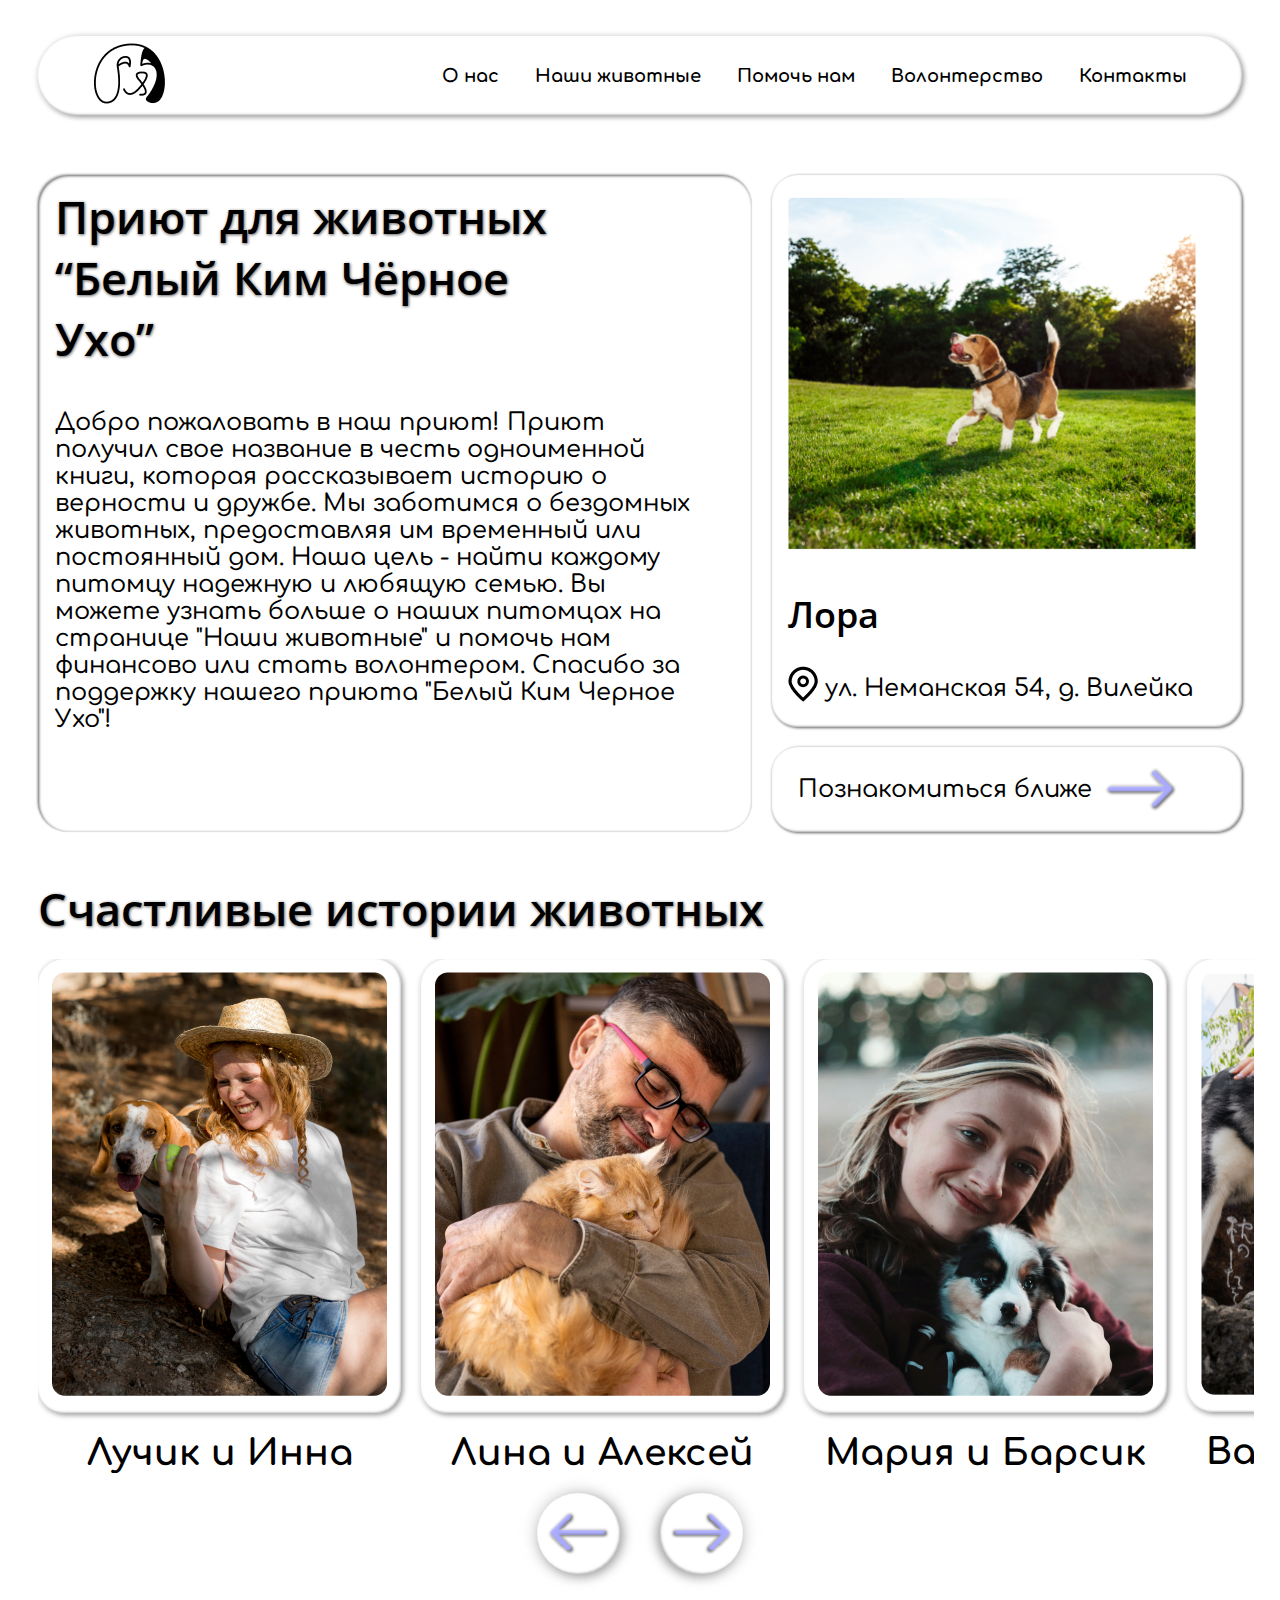
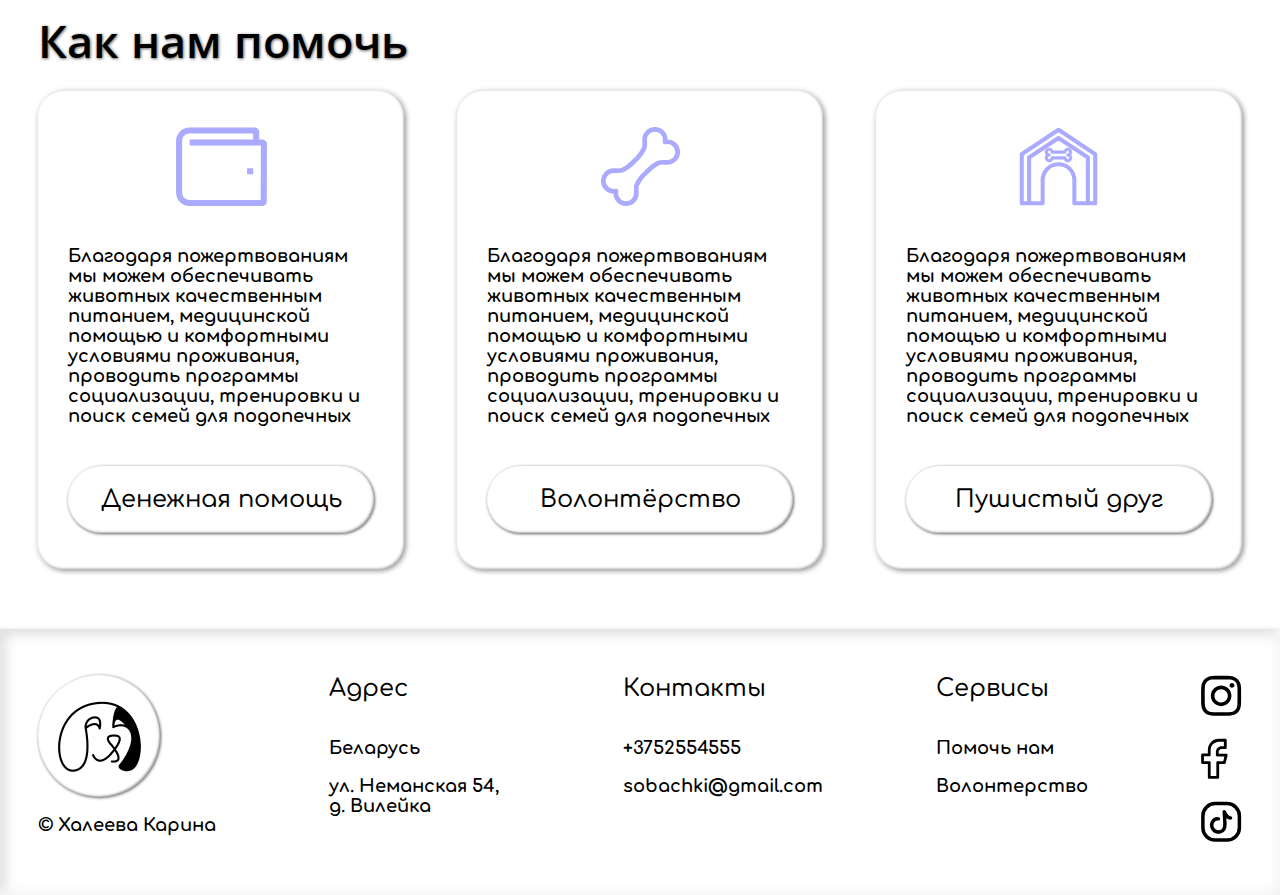
<file: index.html>
<!DOCTYPE html>
<html lang="ru">
<head>
    <meta charset="UTF-8">
    <meta name="viewport" content="width=device-width, initial-scale=1.0">
    <link rel="preconnect" href="https://fonts.googleapis.com">
    <link rel="preconnect" href="https://fonts.gstatic.com" crossorigin>
    <link href="https://fonts.googleapis.com/css2?family=Comfortaa:wght@300..700&display=swap" rel="stylesheet">
    <link rel="preconnect" href="https://fonts.googleapis.com">
    <link rel="preconnect" href="https://fonts.gstatic.com" crossorigin>
    <link href="https://fonts.googleapis.com/css2?family=Open+Sans:ital,wght@0,300..800;1,300..800&display=swap" rel="stylesheet">
    <link rel="stylesheet" href="style.css">
    <title>Главная</title>
</head>
<body>
    <header>
        <div class="container">
            <div class = "menu">
                <nav>
                    <a href="index.html" rel="noopener noreferrer">
                        <img class="logo header-logo" src="images/Логотип_приют_хедер.png" alt="логотип">
                    </a>
                    <div class="menu-burger">
                        <img src="images/menu-burger.svg" alt="menu-burger">
                    </div>
                    <ul class="menu-list">
                            <li class="menu-list__item"><a class="menu-list__link" href="#about-us">О нас</a></li>
                            <li class="menu-list__item"><a href="pets.html" class="menu-list__link">Наши животные</a></li>
                            <li class="menu-list__item"><a href="typical-money.html" class="menu-list__link">Помочь нам</a></li>
                            <li class="menu-list__item"><a href="typical-volonter.html" class="menu-list__link">Волонтерство</a></li>
                            <li class="menu-list__item"><a href="#contacts" class="menu-list__link">Контакты</a></li>
                    </ul>
                </nav>
            </div>
        </div>
    </header>
    <section class="about-us">
        <div class="container">
            <div class="about-us__section">
                <div class="about-us__info info">
                    <h1 class="heading about-us__heading">Приют для животных “Белый Ким Чёрное Ухо”</h1>
                    <p id="about-us" class="usual-text about-us__usual-text">
                        Добро пожаловать в наш приют! Приют получил свое название в честь одноименной книги, которая рассказывает историю о верности и дружбе. Мы заботимся о бездомных животных, предоставляя им временный или постоянный дом. Наша цель - найти каждому питомцу надежную и любящую семью. Вы можете узнать больше о наших питомцах на странице "Наши животные" и помочь нам финансово или стать волонтером. Спасибо за поддержку нашего приюта "Белый Ким Черное Ухо"!
                    </p>
                </div>
                <div class="banner about-us__banner">

                    <div class="about-us__animal-card animal-card">
                        <div class="animal-card__photo">
                            <img src="images/card__pet-Lora.png" alt="фотография" >
                        </div>
                        <h2 class="animal-card__description description">Лора</h2>
                        <div class="animal-card__location">
                            <img src="images/location-tag.png" alt="местоположение" >
                            <p class="animal-card__medium-text medium-text">ул. Неманская 54, д. Вилейка</p>
                        </div>
                       
                    </div>
                    <form action="pets.html">
                        <button class="button-user-action">
                            <span class="medium-text button-user-action__medium-text">Познакомиться ближе</span>
                            <img class="button-user-action__arrow-up arrow-up" src="images/Arrow.svg" alt="стрелка" >
                            <img class="button-user-action__arrow-down arrow-down" src="images/Arrow-down.svg" alt="стрелка" >
                        </button>
                    </form>    
                </div>
            </div>
        </div>
    </section>
    <section class="lucky-story">
        <div class="container">
            <div class="lucky-story__section">
                <h1 class="heading lucky-story__heading">Счастливые истории животных</h1>
                <div class="lucky-story__slider slider">
                    <div class="slider__card">
                        <div class="slider__card__background">
                            <img src="images/Luhic.png" alt="фото с животным" >
                        </div>
                        <h2 class="slider__card__heading">Лучик и Инна</h2>
                    </div>
                    <div class="slider__card">
                        <div class="slider__card__background">
                            <img src="images/Lina.png" alt="фото с животным" >
                        </div>
                        <h2 class="slider__card__heading">Лина и Алексей</h2>
                    </div>
                    <div class="slider__card">
                        <div class="slider__card__background">
                            <img src="images/Mari.png" alt="фото с животным" >
                        </div>
                        <h2 class="slider__card__heading">Мария и Барсик</h2>
                    </div>
                    <div class="slider__card">
                        <div class="slider__card__background">
                            <img src="images/Vasia.png" alt="фото с животным" >
                        </div>
                        <h2 class="slider__card__heading">Вася и Ангелина</h2>
                    </div>
                    <div class="slider__card">
                        <div class="slider__card__background">
                            <img src="images/John.png" alt="фото с животным" >
                        </div>
                        <h2 class="slider__card__heading">Джон и Евгения</h2>
                    </div>
                    <div class="slider__card">
                        <div class="slider__card__background">
                            <img src="images/Joni.png" alt="фото с животным" >
                        </div>
                        <h2 class="slider__card__heading">Джони и Амелия</h2>
                    </div>
                </div>
                <div class="lucky-story__button-group">
                    <button class="round-button lucky-story__button-group__round-button">
                        <img class="arrow-up" src="images/Arrow-round-up.svg" alt="стрелка" >
                        <img class="arrow-down" src="images/Arrow-round-down.svg" alt="стрелка" >
                    </button>
                    <button class="round-button lucky-story__button-group__round-button">
                        <img class="arrow-up" src="images/Arrow-round-up.svg" alt="стрелка" >
                        <img class="arrow-down" src="images/Arrow-round-down.svg" alt="стрелка" >
                    </button>
                    
                </div>
            </div>
        </div>
    </section>
    <section class="help-us">
        <div class="container">
            <div class="help-us__section">
                <h1 class="heading help-us__heading">Как нам помочь</h1>
                <div class="tips help-us__tips">
                    <div class="tips__item">
                        <div class="tips__item__photo">
                            <img src="images/tips__wallet.svg" alt="wallet" >
                        </div>
                        <p class="tips__item__mini-text mini-text">Благодаря пожертвованиям мы можем обеспечивать животных качественным питанием, медицинской помощью и комфортными условиями проживания, проводить программы социализации, тренировки и поиск семей для подопечных</p>
                        <form action="typical-money.html">
                            <button class="tips__item__button"><span class="medium-text tips__item__button__medium-text">Денежная помощь</span></button>
                        </form>
                    </div>
                    <div class="tips__item">
                        <div class="tips__item__photo">
                            <img src="images/tips__bone.svg" alt="bone" >
                        </div>
                        <p class="tips__item__mini-text mini-text">Благодаря пожертвованиям мы можем обеспечивать животных качественным питанием, медицинской помощью и комфортными условиями проживания, проводить программы социализации, тренировки и поиск семей для подопечных</p>
                        <form action="typical-volonter.html">
                            <button class="tips__item__button"><span class="medium-text tips__item__button__medium-text">Волонтёрство</span></button>
                        </form>
                    </div>
                    <div class="tips__item">
                        <div class="tips__item__photo">
                            <img src="images/tips__doghouse.svg" alt="doghouse" >
                        </div>
                        <p class="tips__item__mini-text mini-text">Благодаря пожертвованиям мы можем обеспечивать животных качественным питанием, медицинской помощью и комфортными условиями проживания, проводить программы социализации, тренировки и поиск семей для подопечных</p>
                        <form action="pets.html">    
                            <button class="tips__item__button"><span class="medium-text tips__item__button__medium-text">Пушистый друг</span></button>
                        </form>
                    </div>
                </div>
            </div>
        </div>
    </section>
    <footer>
        <div class="container">
            <nav>
                <ul class="menu-list logo-list">
                    <li class="menu-list__item"><a class="menu-list__link" href="index.html"><div class="footer-logo">
                        <img src="images/Логотип_приют-футер.png" alt="логотип" >
                    </div></a></li>
                    <li class="menu-list__item"><a class="menu-list__link" href="https://www.behance.net/karina777art" target="_blank">© Халеева Карина</a></li>
                </ul>
                <ul class="menu-list footer-list">
                    <li class="menu-list__item"><a class="menu-list__link" href="#">Адрес</a></li>
                    <li class="menu-list__item"><a class="menu-list__link" href="#">Беларусь</a></li>
                    <li class="menu-list__item"><a class="menu-list__link" href="https://clck.ru/374hWU=Адрес" target="_blank">ул. Неманская 54, д. Вилейка</a></li>
                </ul>
                <ul class="menu-list footer-list">
                    <li class="menu-list__item"><a class="menu-list__link" href="#" id = "contacts">Контакты</a></li>
                    <li class="menu-list__item"><a class="menu-list__link" href="tel:+3752554555">+3752554555</a></li>
                    <li class="menu-list__item"><a class="menu-list__link" href="mailto:sobachki@gmail.com">sobachki@gmail.com
                    </a></li>
                </ul>
                <ul class="menu-list footer-list">
                    <li class="menu-list__item"><a class="menu-list__link" href="#">Сервисы</a></li>
                    <li class="menu-list__item"><a class="menu-list__link" href="typical-money.html">Помочь нам</a></li>
                    <li class="menu-list__item"><a class="menu-list__link" href="typical-volonter.html">Волонтерство</a></li>
                </ul>
                <ul class="menu-list footer-list">
                    <li class="menu-list__item"><a class="menu-list__link" href="#">
                        <img src="images/instagram.svg" alt="" >
                    </a></li>
                    <li class="menu-list__item"><a class="menu-list__link" href="#">
                        <img src="images/facebook.svg" alt="" >
                    </a></li>
                    <li class="menu-list__item"><a class="menu-list__link" href="#">
                        <img src="images/tiktok.svg" alt="" >
                    </a></li>
                </ul>
                

            </nav>
        </div>
    </footer>
</body>
</html>
</file>
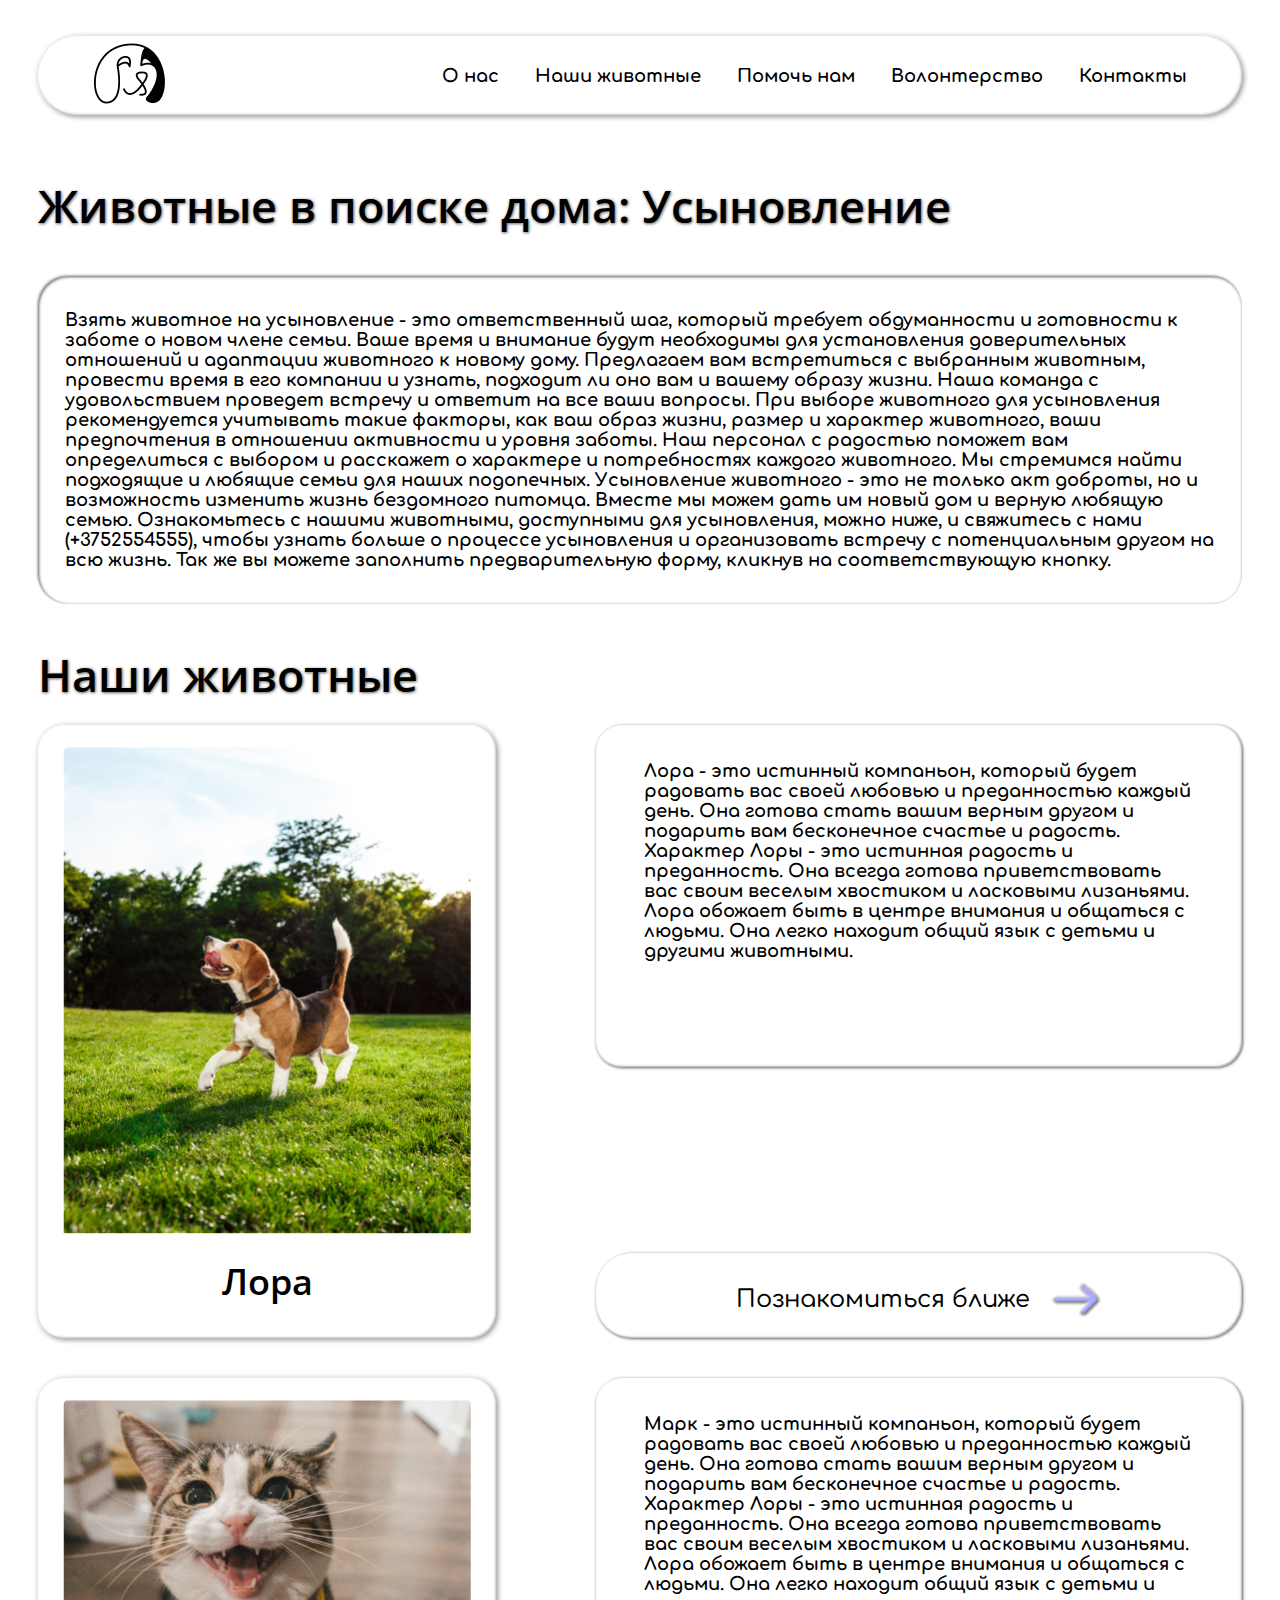
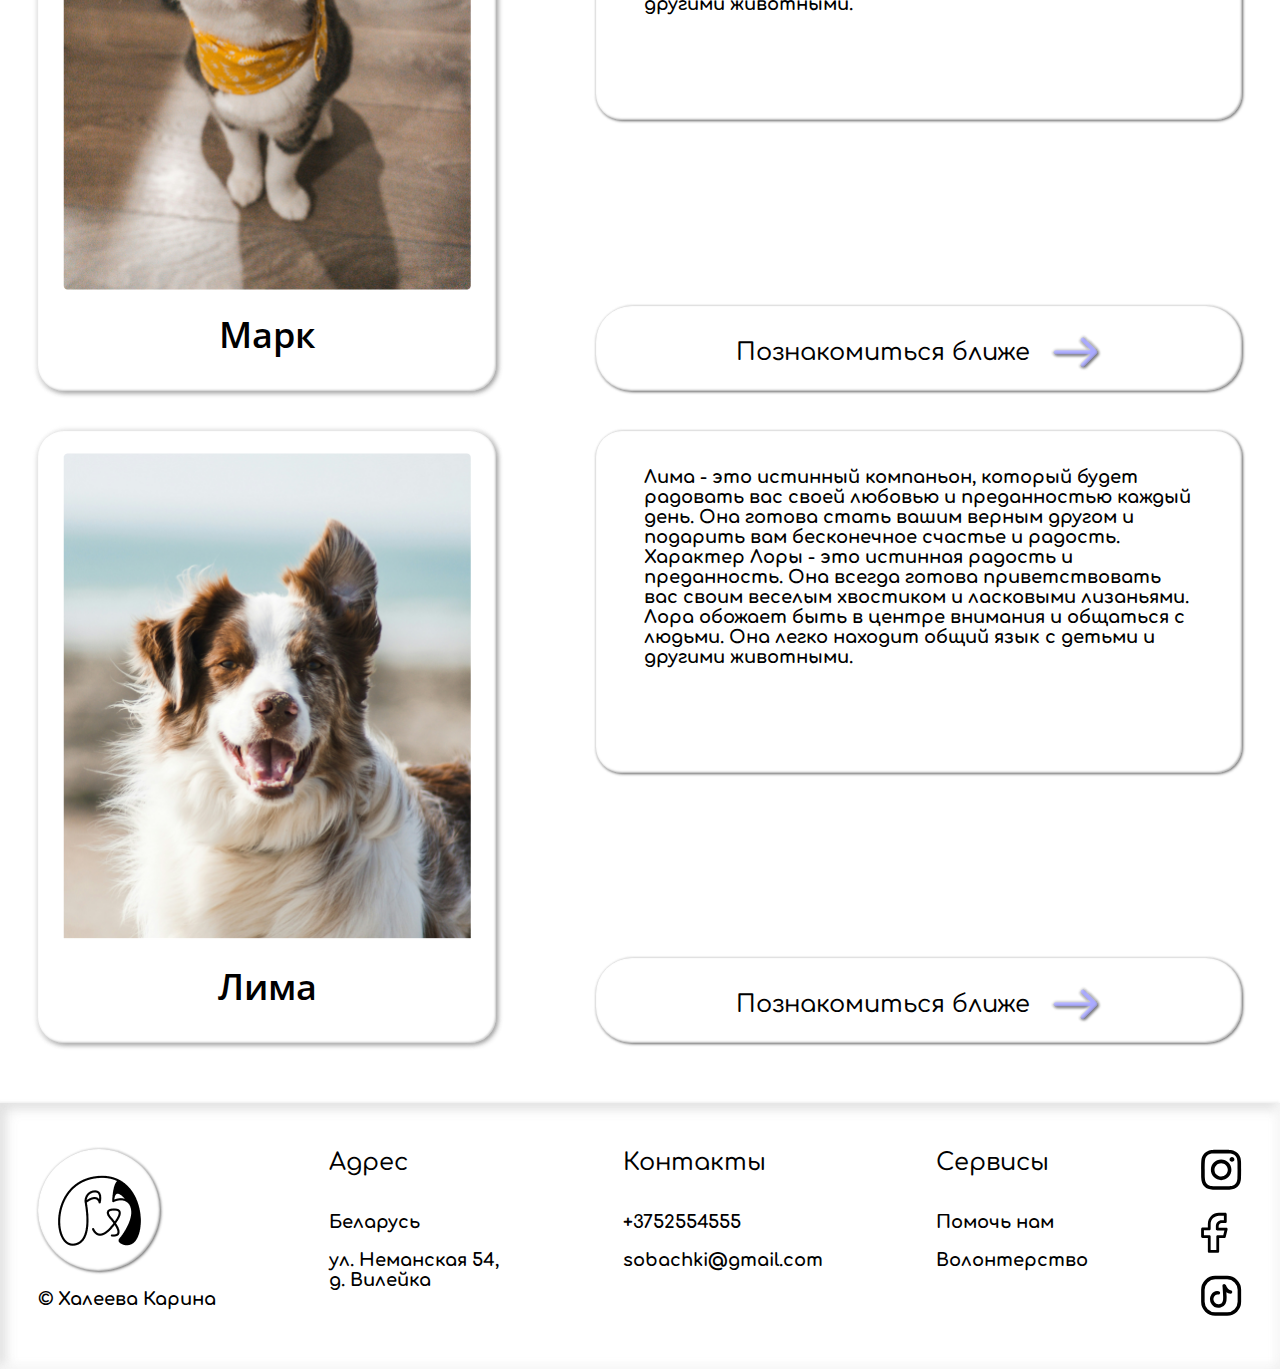
<file: pets.html>
<!DOCTYPE html>
<html lang="ru">
<head>
    <meta charset="UTF-8">
    <meta name="viewport" content="width=device-width, initial-scale=1.0">
    <title>Наши животные</title>
    <link rel="preconnect" href="https://fonts.googleapis.com">
    <link rel="preconnect" href="https://fonts.gstatic.com" crossorigin>
    <link href="https://fonts.googleapis.com/css2?family=Comfortaa:wght@300..700&display=swap" rel="stylesheet">
    <link rel="preconnect" href="https://fonts.googleapis.com">
    <link rel="preconnect" href="https://fonts.gstatic.com" crossorigin>
    <link href="https://fonts.googleapis.com/css2?family=Open+Sans:ital,wght@0,300..800;1,300..800&display=swap" rel="stylesheet">
    <link rel="stylesheet" href="style.css">
</head>
<body>
    <header>
        <div class="container">
            <div class = "menu">
                <nav>
                    <a href="index.html" rel="noopener noreferrer">
                        <img class="logo header-logo" src="images/Логотип_приют_хедер.png" alt="логотип">
                    </a>
                    <div class="menu-burger">
                        <img src="images/menu-burger.svg" alt="menu-burger">
                    </div>
                    <ul class="menu-list">
                            <li class="menu-list__item"><a class="menu-list__link" href="#about-us">О нас</a></li>
                            <li class="menu-list__item"><a href="pets.html" class="menu-list__link">Наши животные</a></li>
                            <li class="menu-list__item"><a href="typical-money.html" class="menu-list__link">Помочь нам</a></li>
                            <li class="menu-list__item"><a href="typical-volonter.html" class="menu-list__link">Волонтерство</a></li>
                            <li class="menu-list__item"><a href="#contacts" class="menu-list__link">Контакты</a></li>
                    </ul>
                </nav>
            </div>
        </div>
    </header>
    <section class="information">
        <div class="container">
            <div class="information__section">
                <h1 class="heading information__heading">Животные в поиске дома: Усыновление</h1>
                <div class="information__info info">
                    <p class="mini-text information__mini-text">
                        Взять животное на усыновление - это ответственный шаг, который требует обдуманности и готовности к заботе о новом члене семьи. Ваше время и внимание будут необходимы для установления доверительных отношений и адаптации животного к новому дому. Предлагаем вам встретиться с выбранным животным, провести время в его компании и узнать, подходит ли оно вам и вашему образу жизни. Наша команда с удовольствием проведет встречу и ответит на все ваши вопросы. При выборе животного для усыновления рекомендуется учитывать такие факторы, как ваш образ жизни, размер и характер животного, ваши предпочтения в отношении активности и уровня заботы. Наш персонал с радостью поможет вам определиться с выбором и расскажет о характере и потребностях каждого животного. Мы стремимся найти подходящие и любящие семьи для наших подопечных. Усыновление животного - это не только акт доброты, но и возможность изменить жизнь бездомного питомца. Вместе мы можем дать им новый дом и верную любящую семью. Ознакомьтесь с нашими животными, доступными для усыновления, можно ниже, и свяжитесь с нами (+3752554555), чтобы узнать больше о процессе усыновления и организовать встречу с потенциальным другом на всю жизнь. Так же вы можете заполнить предварительную форму, кликнув на соответствующую кнопку.
                    </p>
                </div>
            </div>
        </div>
    </section>
    <section class="our-animals">
        <div class="container">
            <h1 class="heading our-animals__heading">Наши животные</h1>
            <div class="our-animals__section">
                
                <div class="animal-block our-animals__animal-block">
                    <div class="animal-block__photo">
                        <img src="images/description-Lora.png" alt="фотография">
                        <h2 class="description animal-block__photo__description">
                            Лора
                        </h2>
                    </div>
                        
                    <div class="animal-block__text">
                        <p class="mini-text animal-block__text__mini-text">
                                Лора - это истинный компаньон, который будет радовать вас своей любовью и преданностью каждый день. Она готова стать вашим верным другом и подарить вам бесконечное счастье и радость. Характер Лоры - это истинная радость и преданность. Она всегда готова приветствовать вас своим веселым хвостиком и ласковыми лизаньями. Лора обожает быть в центре внимания и общаться с людьми. Она легко находит общий язык с детьми и другими животными.
                        </p>
                    </div>
                        
                    <button class="animal-block__text__button">
                        <span class="medium-text animal-block__text__button__medium-text">Познакомиться ближе</span>
                        <img class="animal-block__text__button__arrow-up arrow-up" src="images/Arrow-up-animals.svg" alt="стрелка" >
                        <img class="animal-block__text__button__arrow-down arrow-down" src="images/Arrow-down-animals.svg" alt="стрелка" >
                    </button>
                </div>
                <div class="animal-block our-animals__animal-block">
                    <div class="animal-block__photo">
                        <img src="images/description__Mark.png" alt="фотография">
                        <h2 class="description animal-block__photo__description">
                            Марк
                        </h2>
                    </div>
                        
                    <div class="animal-block__text">
                        <p class="mini-text animal-block__text__mini-text">
                            Марк - это истинный компаньон, который будет радовать вас своей любовью и преданностью каждый день. Она готова стать вашим верным другом и подарить вам бесконечное счастье и радость. Характер Лоры - это истинная радость и преданность. Она всегда готова приветствовать вас своим веселым хвостиком и ласковыми лизаньями. Лора обожает быть в центре внимания и общаться с людьми. Она легко находит общий язык с детьми и другими животными.
                        </p>
                    </div>
                        
                    <button class="animal-block__text__button">
                        <span class="medium-text animal-block__text__button__medium-text">Познакомиться ближе</span>
                        <img class="animal-block__text__button__arrow-up arrow-up" src="images/Arrow-up-animals.svg" alt="стрелка" >
                        <img class="animal-block__text__button__arrow-down arrow-down" src="images/Arrow-down-animals.svg" alt="стрелка" >
                    </button>
                </div>
                <div class="animal-block our-animals__animal-block">
                    <div class="animal-block__photo">
                        <img src="images/description-Lima.png" alt="фотография">
                        <h2 class="description animal-block__photo__description">
                            Лима
                        </h2>
                    </div>
                        
                    <div class="animal-block__text">
                        <p class="mini-text animal-block__text__mini-text">
                            Лима - это истинный компаньон, который будет радовать вас своей любовью и преданностью каждый день. Она готова стать вашим верным другом и подарить вам бесконечное счастье и радость. Характер Лоры - это истинная радость и преданность. Она всегда готова приветствовать вас своим веселым хвостиком и ласковыми лизаньями. Лора обожает быть в центре внимания и общаться с людьми. Она легко находит общий язык с детьми и другими животными.
                        </p>
                    </div>
                        
                    <button class="animal-block__text__button">
                        <span class="medium-text animal-block__text__button__medium-text">Познакомиться ближе</span>
                        <img class="animal-block__text__button__arrow-up arrow-up" src="images/Arrow-up-animals.svg" alt="стрелка" >
                        <img class="animal-block__text__button__arrow-down arrow-down" src="images/Arrow-down-animals.svg" alt="стрелка" >
                    </button>
                </div>
                        
               
                
                
            </div>
        </div>
    </section>
    <footer>
        <div class="container">
            <nav>
                <ul class="menu-list logo-list">
                    <li class="menu-list__item"><a class="menu-list__link" href="index.html"><div class="footer-logo">
                        <img src="images/Логотип_приют-футер.png" alt="логотип" >
                    </div></a></li>
                    <li class="menu-list__item"><a class="menu-list__link" href="https://www.behance.net/karina777art" target="_blank">© Халеева Карина</a></li>
                </ul>
                <ul class="menu-list footer-list">
                    <li class="menu-list__item"><a class="menu-list__link" href="#">Адрес</a></li>
                    <li class="menu-list__item"><a class="menu-list__link" href="#">Беларусь</a></li>
                    <li class="menu-list__item"><a class="menu-list__link" href="https://clck.ru/374hWU=Адрес" target="_blank">ул. Неманская 54, д. Вилейка</a></li>
                </ul>
                <ul class="menu-list footer-list">
                    <li class="menu-list__item"><a class="menu-list__link" href="#" id = "contacts">Контакты</a></li>
                    <li class="menu-list__item"><a class="menu-list__link" href="tel:+3752554555">+3752554555</a></li>
                    <li class="menu-list__item"><a class="menu-list__link" href="mailto:sobachki@gmail.com">sobachki@gmail.com
                    </a></li>
                </ul>
                <ul class="menu-list footer-list">
                    <li class="menu-list__item"><a class="menu-list__link" href="#">Сервисы</a></li>
                    <li class="menu-list__item"><a class="menu-list__link" href="typical-money.html">Помочь нам</a></li>
                    <li class="menu-list__item"><a class="menu-list__link" href="typical-volonter.html">Волонтерство</a></li>
                </ul>
                <ul class="menu-list footer-list">
                    <li class="menu-list__item"><a class="menu-list__link" href="#">
                        <img src="images/instagram.svg" alt="" >
                    </a></li>
                    <li class="menu-list__item"><a class="menu-list__link" href="#">
                        <img src="images/facebook.svg" alt="" >
                    </a></li>
                    <li class="menu-list__item"><a class="menu-list__link" href="#">
                        <img src="images/tiktok.svg" alt="" >
                    </a></li>
                </ul>
                

            </nav>
        </div>
    </footer>
</body>
</html>
</file>
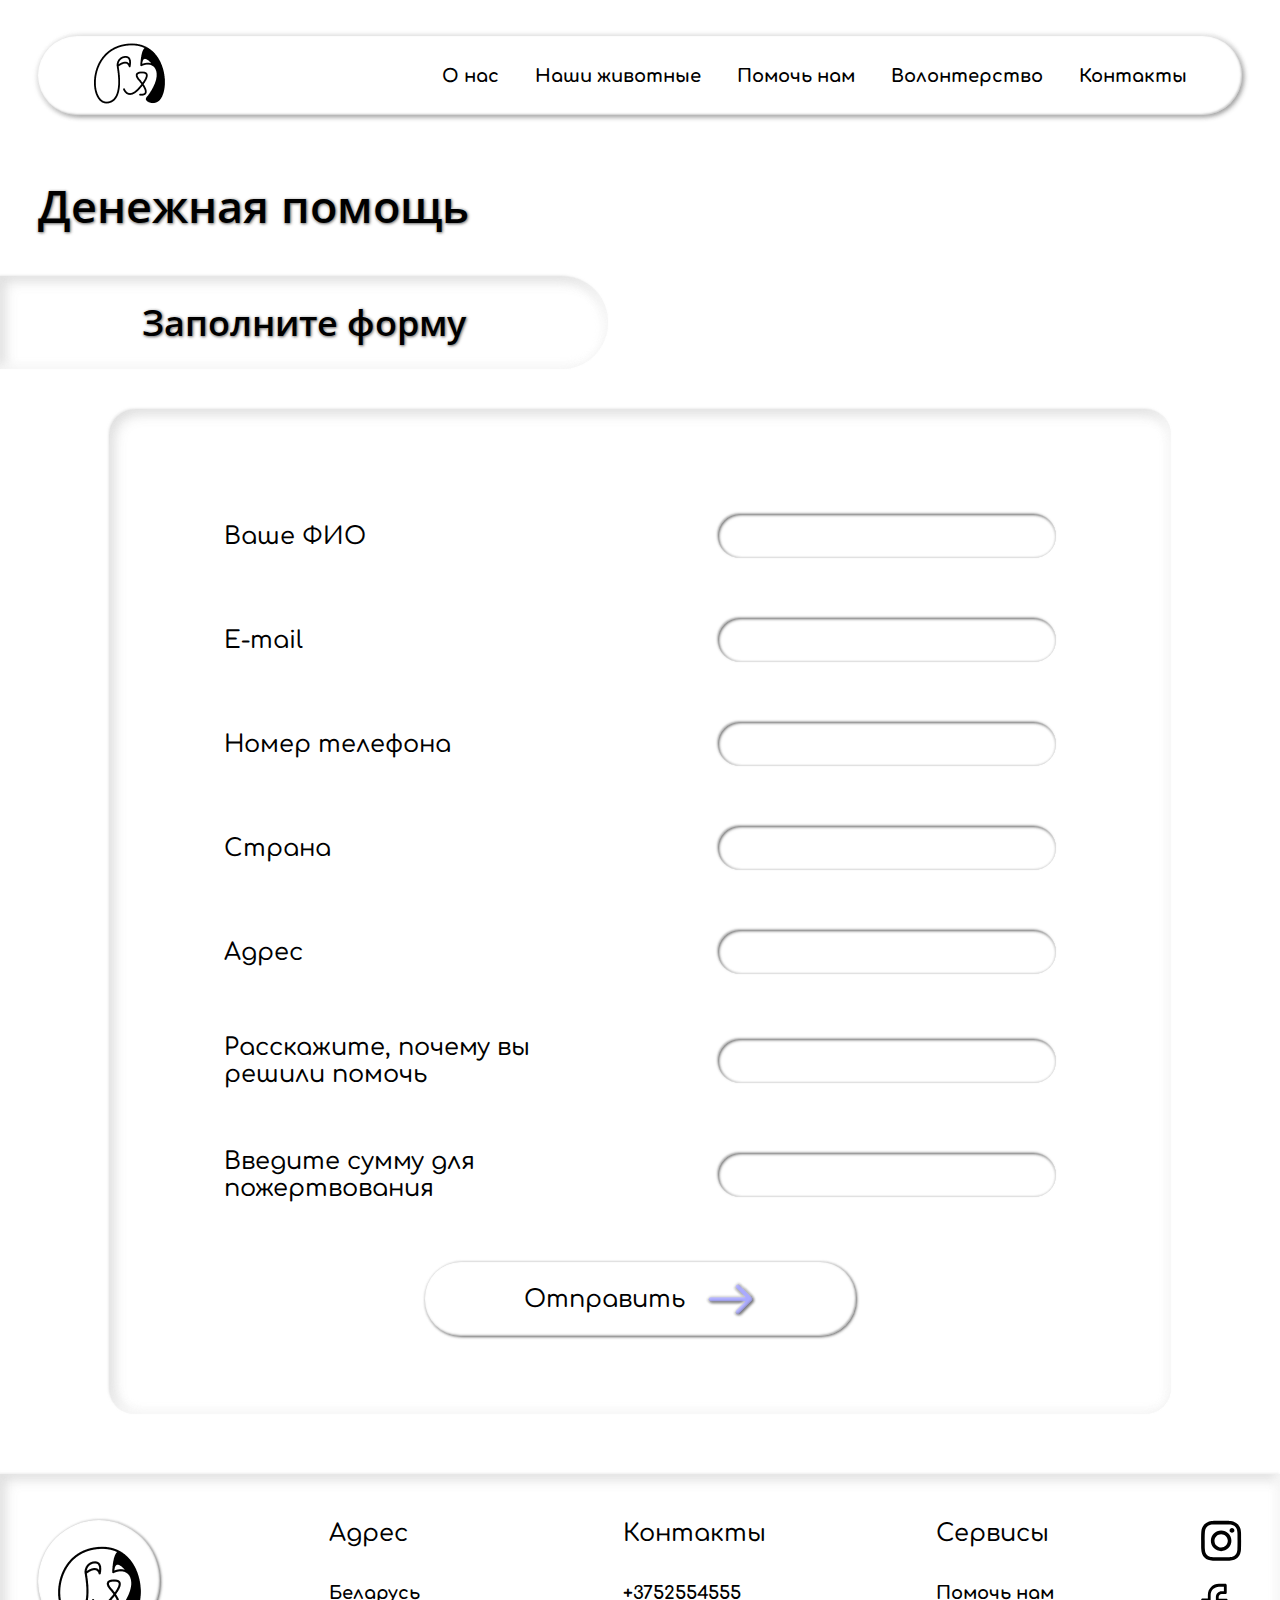
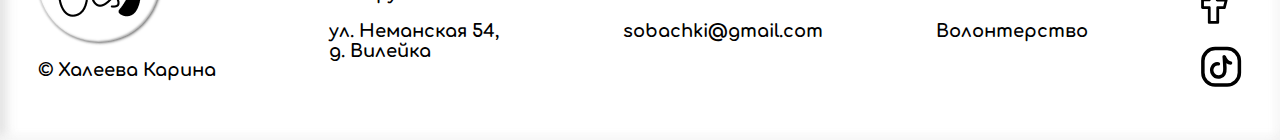
<file: typical-money.html>
<!DOCTYPE html>
<html lang="ru">
<head>
    <meta charset="UTF-8">
    <meta name="viewport" content="width=device-width, initial-scale=1.0">
    <title>Помочь нам</title>
    <link rel="preconnect" href="https://fonts.googleapis.com">
    <link rel="preconnect" href="https://fonts.gstatic.com" crossorigin>
    <link href="https://fonts.googleapis.com/css2?family=Comfortaa:wght@300..700&display=swap" rel="stylesheet">
    <link rel="preconnect" href="https://fonts.googleapis.com">
    <link rel="preconnect" href="https://fonts.gstatic.com" crossorigin>
    <link href="https://fonts.googleapis.com/css2?family=Open+Sans:ital,wght@0,300..800;1,300..800&display=swap" rel="stylesheet">
    <link rel="stylesheet" href="style.css">
</head>
<body>
    <header>
        <div class="container">
            <div class = "menu">
                <nav>
                    <a href="index.html" rel="noopener noreferrer">
                        <img class="logo header-logo" src="images/Логотип_приют_хедер.png" alt="логотип">
                    </a>
                    <div class="menu-burger">
                        <img src="images/menu-burger.svg" alt="menu-burger">
                    </div>
                    <ul class="menu-list">
                            <li class="menu-list__item"><a class="menu-list__link" href="#about-us">О нас</a></li>
                            <li class="menu-list__item"><a href="pets.html" class="menu-list__link">Наши животные</a></li>
                            <li class="menu-list__item"><a href="typical-money.html" class="menu-list__link">Помочь нам</a></li>
                            <li class="menu-list__item"><a href="typical-volonter.html" class="menu-list__link">Волонтерство</a></li>
                            <li class="menu-list__item"><a href="#contacts" class="menu-list__link">Контакты</a></li>
                    </ul>
                </nav>
            </div>
        </div>
    </header>
    <section class="typical-form">
        <div class="container">
            <h1 class="heading typical-form__heading">Денежная помощь</h1>
        </div>
        <div class="typical-form__head">
            <h2 class="typical-form__head__info">Заполните форму</h2>
        </div>
        <div class="container special-container">
            <div class="typical-form__section">
                <p class="usual-text typical-form__section__usual-text">Ваше ФИО</p>
                <input class="typical-form__section__input" type="text" name="info">
                <p class="usual-text typical-form__section__usual-text">E-mail</p>
                <input class="typical-form__section__input" type="text" name="info">
                <p class="usual-text typical-form__section__usual-text">Номер телефона</p>
                <input class="typical-form__section__input" type="text" name="info">
                <p class="usual-text typical-form__section__usual-text">Страна</p>
                <input class="typical-form__section__input" type="text" name="info">
                <p class="usual-text typical-form__section__usual-text">Адрес</p>
                <input class="typical-form__section__input" type="text" name="info">
                <p class="usual-text typical-form__section__usual-text">Расскажите, почему вы решили помочь</p>
                <input class="typical-form__section__input" type="text" name="info">
                <p class="usual-text typical-form__section__usual-text">Введите сумму для пожертвования</p>
                <input class="typical-form__section__input" type="text" name="info">
                <button class="typical-form__section__button">
                    <span class="medium-text typical-form__section__button__medium-text">Отправить</span>
                    <img class="typical-form__section__button__arrow-up arrow-up" src="images/Arrow-up-animals.svg" alt="стрелка" >
                    <img class="typical-form__section__button__arrow-down arrow-down" src="images/Arrow-down-animals.svg" alt="стрелка" >
                </button>
            </div>
        </div>
    </section>
    <footer>
        <div class="container">
            <nav>
                <ul class="menu-list logo-list">
                    <li class="menu-list__item"><a class="menu-list__link" href="index.html"><div class="footer-logo">
                        <img src="images/Логотип_приют-футер.png" alt="логотип" >
                    </div></a></li>
                    <li class="menu-list__item"><a class="menu-list__link" href="https://www.behance.net/karina777art" target="_blank">© Халеева Карина</a></li>
                </ul>
                <ul class="menu-list footer-list">
                    <li class="menu-list__item"><a class="menu-list__link" href="#">Адрес</a></li>
                    <li class="menu-list__item"><a class="menu-list__link" href="#">Беларусь</a></li>
                    <li class="menu-list__item"><a class="menu-list__link" href="https://clck.ru/374hWU=Адрес" target="_blank">ул. Неманская 54, д. Вилейка</a></li>
                </ul>
                <ul class="menu-list footer-list">
                    <li class="menu-list__item"><a class="menu-list__link" href="#" id = "contacts">Контакты</a></li>
                    <li class="menu-list__item"><a class="menu-list__link" href="tel:+3752554555">+3752554555</a></li>
                    <li class="menu-list__item"><a class="menu-list__link" href="mailto:sobachki@gmail.com">sobachki@gmail.com
                    </a></li>
                </ul>
                <ul class="menu-list footer-list">
                    <li class="menu-list__item"><a class="menu-list__link" href="#">Сервисы</a></li>
                    <li class="menu-list__item"><a class="menu-list__link" href="typical-money.html">Помочь нам</a></li>
                    <li class="menu-list__item"><a class="menu-list__link" href="typical-volonter.html">Волонтерство</a></li>
                </ul>
                <ul class="menu-list footer-list">
                    <li class="menu-list__item"><a class="menu-list__link" href="#">
                        <img src="images/instagram.svg" alt="" >
                    </a></li>
                    <li class="menu-list__item"><a class="menu-list__link" href="#">
                        <img src="images/facebook.svg" alt="" >
                    </a></li>
                    <li class="menu-list__item"><a class="menu-list__link" href="#">
                        <img src="images/tiktok.svg" alt="" >
                    </a></li>
                </ul>
                

            </nav>
        </div>
    </footer>
    
</body>
</html>
</file>
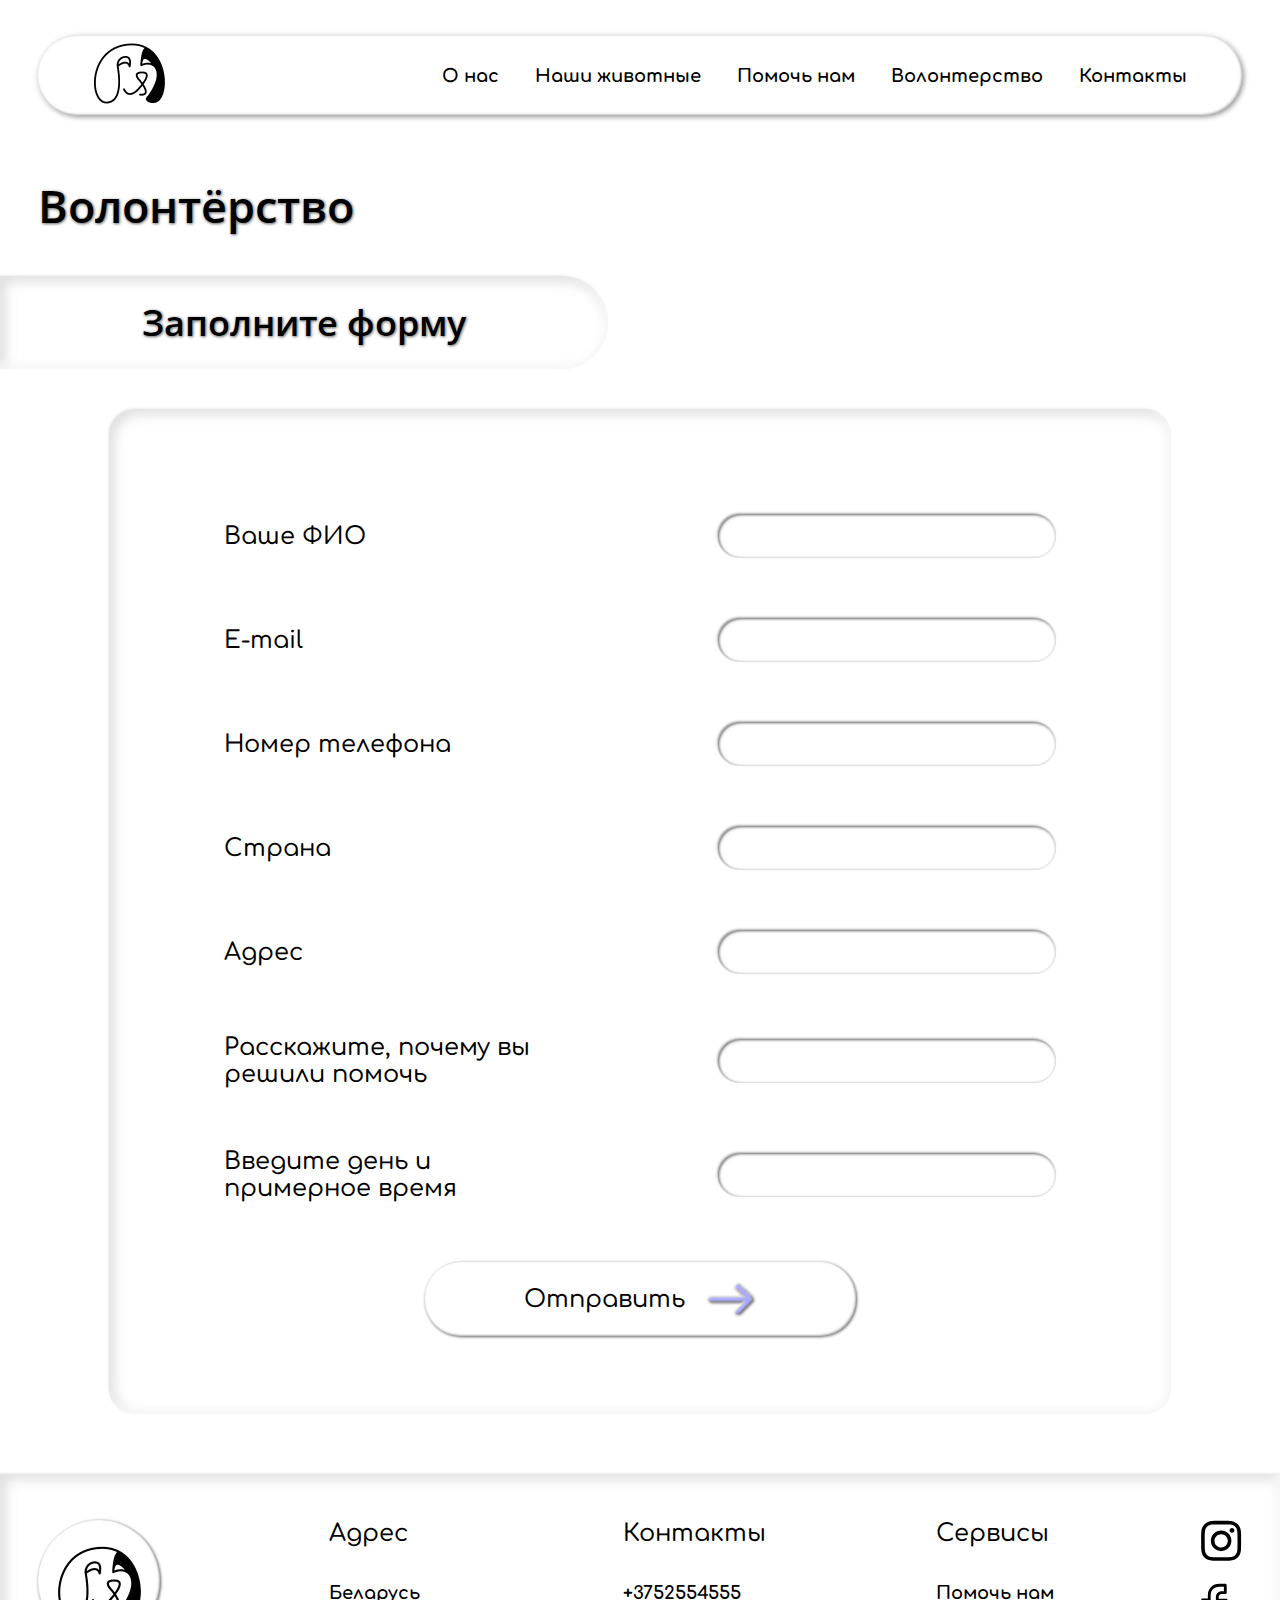
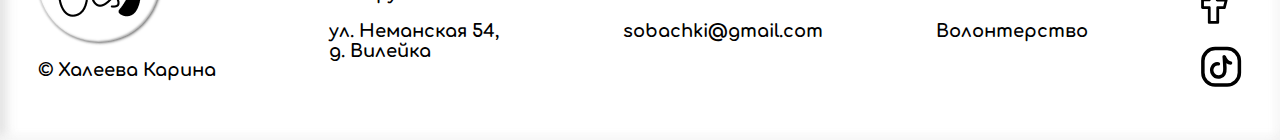
<file: typical-volonter.html>
<!DOCTYPE html>
<html lang="ru">
<head>
    <meta charset="UTF-8">
    <meta name="viewport" content="width=device-width, initial-scale=1.0">
    <title>Волонтерство</title>
    <link rel="preconnect" href="https://fonts.googleapis.com">
    <link rel="preconnect" href="https://fonts.gstatic.com" crossorigin>
    <link href="https://fonts.googleapis.com/css2?family=Comfortaa:wght@300..700&display=swap" rel="stylesheet">
    <link rel="preconnect" href="https://fonts.googleapis.com">
    <link rel="preconnect" href="https://fonts.gstatic.com" crossorigin>
    <link href="https://fonts.googleapis.com/css2?family=Open+Sans:ital,wght@0,300..800;1,300..800&display=swap" rel="stylesheet">
    <link rel="stylesheet" href="style.css">
</head>
<body>
    <header>
        <div class="container">
            <div class = "menu">
                <nav>
                    <a href="index.html" rel="noopener noreferrer">
                        <img class="logo header-logo" src="images/Логотип_приют_хедер.png" alt="логотип">
                    </a>
                    <div class="menu-burger">
                        <img src="images/menu-burger.svg" alt="menu-burger">
                    </div>
                    <ul class="menu-list">
                            <li class="menu-list__item"><a class="menu-list__link" href="#about-us">О нас</a></li>
                            <li class="menu-list__item"><a href="pets.html" class="menu-list__link">Наши животные</a></li>
                            <li class="menu-list__item"><a href="typical-money.html" class="menu-list__link">Помочь нам</a></li>
                            <li class="menu-list__item"><a href="typical-volonter.html" class="menu-list__link">Волонтерство</a></li>
                            <li class="menu-list__item"><a href="#contacts" class="menu-list__link">Контакты</a></li>
                    </ul>
                </nav>
            </div>
        </div>
    </header>
    <section class="typical-form">
        <div class="container">
            <h1 class="heading typical-form__heading">Волонтёрство</h1>
        </div>
        <div class="typical-form__head">
            <h2 class="typical-form__head__info">Заполните форму</h2>
        </div>
        <div class="container special-container">
            <div class="typical-form__section">
                <p class="usual-text typical-form__section__usual-text">Ваше ФИО</p>
                <input class="typical-form__section__input" type="text" name="info">
                <p class="usual-text typical-form__section__usual-text">E-mail</p>
                <input class="typical-form__section__input" type="text" name="info">
                <p class="usual-text typical-form__section__usual-text">Номер телефона</p>
                <input class="typical-form__section__input" type="text" name="info">
                <p class="usual-text typical-form__section__usual-text">Страна</p>
                <input class="typical-form__section__input" type="text" name="info">
                <p class="usual-text typical-form__section__usual-text">Адрес</p>
                <input class="typical-form__section__input" type="text" name="info">
                <p class="usual-text typical-form__section__usual-text">Расскажите, почему вы решили помочь</p>
                <input class="typical-form__section__input" type="text" name="info">
                <p class="usual-text typical-form__section__usual-text">Введите день и примерное время</p>
                <input class="typical-form__section__input" type="text" name="info">
                <button class="typical-form__section__button">
                    <span class="medium-text typical-form__section__button__medium-text">Отправить</span>
                    <img class="typical-form__section__button__arrow-up arrow-up" src="images/Arrow-up-animals.svg" alt="стрелка" >
                    <img class="typical-form__section__button__arrow-down arrow-down" src="images/Arrow-down-animals.svg" alt="стрелка" >
                </button>
            </div>
        </div>
    </section>
    <footer>
        <div class="container">
            <nav>
                <ul class="menu-list logo-list">
                    <li class="menu-list__item"><a class="menu-list__link" href="index.html"><div class="footer-logo">
                        <img src="images/Логотип_приют-футер.png" alt="логотип" >
                    </div></a></li>
                    <li class="menu-list__item"><a class="menu-list__link" href="https://www.behance.net/karina777art" target="_blank">© Халеева Карина</a></li>
                </ul>
                <ul class="menu-list footer-list">
                    <li class="menu-list__item"><a class="menu-list__link" href="#">Адрес</a></li>
                    <li class="menu-list__item"><a class="menu-list__link" href="#">Беларусь</a></li>
                    <li class="menu-list__item"><a class="menu-list__link" href="https://clck.ru/374hWU=Адрес" target="_blank">ул. Неманская 54, д. Вилейка</a></li>
                </ul>
                <ul class="menu-list footer-list">
                    <li class="menu-list__item"><a class="menu-list__link" href="#" id = "contacts">Контакты</a></li>
                    <li class="menu-list__item"><a class="menu-list__link" href="tel:+3752554555">+3752554555</a></li>
                    <li class="menu-list__item"><a class="menu-list__link" href="mailto:sobachki@gmail.com">sobachki@gmail.com
                    </a></li>
                </ul>
                <ul class="menu-list footer-list">
                    <li class="menu-list__item"><a class="menu-list__link" href="#">Сервисы</a></li>
                    <li class="menu-list__item"><a class="menu-list__link" href="typical-money.html">Помочь нам</a></li>
                    <li class="menu-list__item"><a class="menu-list__link" href="typical-volonter.html">Волонтерство</a></li>
                </ul>
                <ul class="menu-list footer-list">
                    <li class="menu-list__item"><a class="menu-list__link" href="#">
                        <img src="images/instagram.svg" alt="" >
                    </a></li>
                    <li class="menu-list__item"><a class="menu-list__link" href="#">
                        <img src="images/facebook.svg" alt="" >
                    </a></li>
                    <li class="menu-list__item"><a class="menu-list__link" href="#">
                        <img src="images/tiktok.svg" alt="" >
                    </a></li>
                </ul>
                

            </nav>
        </div>
    </footer>
    
</body>
</html>
</file>
<file: style.css>
*{
    margin: 0;
    padding: 0;
}
html {
    scroll-behavior: smooth;
}
.container{
    max-width: 94%;
    margin: 0 auto;
}
a{
    text-decoration: none;
    color: inherit;
}
ul{
    list-style-type: none;
}
header{
    padding:36px 0 60px;
}
header .menu{
   
    border-radius: 70px;
    background: #FFF;
/* неоморфизм выпуклый */
    box-shadow: 1px 1px 2px 0px rgba(255, 255, 255, 0.30) inset, -1px -1px 2px 0px rgba(149, 149, 149, 0.50) inset, -2px 2px 4px 0px rgba(149, 149, 149, 0.20), 2px -2px 4px 0px rgba(149, 149, 149, 0.20), -2px -2px 4px 0px rgba(255, 255, 255, 0.90), 2px 2px 5px 0px rgba(149, 149, 149, 0.90);
}
.menu-burger{
    display: none;
}
nav{
    display: flex;
    justify-content: space-between;
}
header nav{
    align-items: center;
    padding: 7px 55px;
}
.menu-list{
    display: flex;
}
.menu-list__item{
    font-family: Comfortaa;
    font-weight: 700;
    font-size: 18px;
}
header .menu-list__item{
    margin-right: 36px;
}
header .menu-list__item:last-child{
    margin-right: 0;
}
.about-us{
    padding: 0 0 46px;
}
.about-us__section{
    display: flex;
    column-gap: 20px;
}
.info{
    border-radius: 30px;
    background:  #FFF;
    display: flex;
    flex-grow: 1;
    align-items: start;
/* стрелка внутрь */
    box-shadow: 1px 1px 2px 0px rgba(255, 255, 255, 0.30), -1px -1px 2px 0px rgba(102, 102, 102, 0.50), -1px 1px 2px 0px rgba(102, 102, 102, 0.20) inset, 1px -1px 2px 0px rgba(102, 102, 102, 0.20) inset, -1px -1px 2px 0px rgba(255, 255, 255, 0.90) inset, 1px 1px 3px 0px rgba(102, 102, 102, 0.90) inset;
}
.about-us__info{
    padding: 11px 55px 58px 17px;
    flex-direction: column;
    row-gap: 40px;
}

.heading{
    font-family: "Open Sans";
    font-size: 45px;
    font-style: normal;
    font-weight: 600;
    text-shadow: -1px 1px 2px rgba(100, 100, 100, 0.20), 1px -1px 2px rgba(100, 100, 100, 0.20), -1px -1px 2px rgba(255, 255, 255, 0.90), 1px 1px 3px rgba(100, 100, 100, 0.90);
}
.about-us__heading{
    max-width: 564px;
}

.usual-text{
    font-family: Comfortaa;
    font-size: 24px;
    font-style: normal;
    font-weight: 500;
}

.banner{
    display: flex;
    flex-direction: column;
    justify-content: space-between;
    flex-shrink: 0;
    flex-grow: 0;
}
.animal-card{
    padding: 22px 16px 25px;
    border-radius: 26px;
    background: #FFF;

/* стрелка выпуклая */
    box-shadow: 1px 1px 2px 0px rgba(255, 255, 255, 0.30) inset, -1px -1px 2px 0px rgba(100, 100, 100, 0.50) inset, -1px 1px 2px 0px rgba(100, 100, 100, 0.20), 1px -1px 2px 0px rgba(100, 100, 100, 0.20), -1px -1px 2px 0px rgba(255, 255, 255, 0.90), 1px 1px 3px 0px rgba(100, 100, 100, 0.90);
}
.animal-card__photo{
    max-width: 408px;
    height: 357px;
    padding-bottom: 36px;
}
.animal-card__photo img{
    width: 100%;
}
.description{
    font-family: "Open Sans";
    font-size: 36px;
    font-weight: 600;
}
.animal-card__description{
    
    padding-bottom: 27px;
}
.animal-card__location{
    display: flex;
    column-gap: 7px;
    align-items: end;
}
.medium-text{
    font-family: Comfortaa;
    font-size: 24px;
    font-style: normal;
    font-weight: 500;
}
button{
    background: #FFF;
    border: none;
    
    /* стрелка выпуклая */
    box-shadow: 1px 1px 2px 0px rgba(255, 255, 255, 0.30) inset, -1px -1px 2px 0px rgba(100, 100, 100, 0.50) inset, -1px 1px 2px 0px rgba(100, 100, 100, 0.20), 1px -1px 2px 0px rgba(100, 100, 100, 0.20), -1px -1px 2px 0px rgba(255, 255, 255, 0.90), 1px 1px 3px 0px rgba(100, 100, 100, 0.90);
    display: flex;
    align-items: center;
}
button:hover{

    box-shadow: 1px 1px 2px 0px rgba(255, 255, 255, 0.30), -1px -1px 2px 0px rgba(221, 221, 221, 0.50), -5px 5px 10px 0px rgba(221, 221, 221, 0.20) inset, 5px -5px 10px 0px rgba(221, 221, 221, 0.20) inset, -5px -5px 10px 0px rgba(255, 255, 255, 0.90) inset, 5px 5px 13px 0px rgba(221, 221, 221, 0.90) inset;
}
button:hover .arrow-up {
    display: none;
  }
  
  button:hover .arrow-down {
    display: inline;
  }
.arrow-down{
    display: none;
}

.button-user-action{
    padding: 20px 65px 20px 26px;
    border-radius: 26px;
    column-gap: 12px;
}

.lucky-story{
    padding-bottom: 36px;
}
.lucky-story__section{
    display: flex;
    flex-direction: column;
    row-gap: 20px;
    
}
.slider::-webkit-scrollbar{
    display: none;
}


.slider{
    display: flex;
    gap: 20px;
    width: 101%;
    overflow-x: scroll;
}
.slider__card{
    flex-shrink: 0;
    display: flex;
    flex-direction: column;
    row-gap: 20px;
    align-items: center;

}
.slider__card__background{
    max-width: 335px;
    padding: 13px 14px;
    border-radius: 26px;
    background: #FFF;

/* неоморфизм выпуклый */
    box-shadow: 1px 1px 2px 0px rgba(255, 255, 255, 0.30) inset, -1px -1px 2px 0px rgba(149, 149, 149, 0.50) inset, -2px 2px 4px 0px rgba(149, 149, 149, 0.20), 2px -2px 4px 0px rgba(149, 149, 149, 0.20), -2px -2px 4px 0px rgba(255, 255, 255, 0.90), 2px 2px 5px 0px rgba(149, 149, 149, 0.90);
}
.slider__card__background img{
    width: 100%;
}
.slider__card__heading{
    
    font-family: Comfortaa;
    font-size: 36px;
    font-style: normal;
    font-weight: 700;
    line-height: normal;
}
.lucky-story__button-group{
    display: flex;
    column-gap: 40px;
    align-self: center;
}
.lucky-story__button-group .lucky-story__button-group__round-button:nth-child(2){
    transform: scaleX(-1);
}
.round-button{
    text-align: center;
    padding: 18px 10px;
    border-radius: 50%;
    box-shadow: 1px 1px 2px 0px rgba(255, 255, 255, 0.30) inset, -1px -1px 2px 0px rgba(149, 149, 149, 0.50) inset;
    filter: drop-shadow(2px 2px 5px rgba(149, 149, 149, 0.90)) drop-shadow(-2px -2px 4px rgba(255, 255, 255, 0.90)) drop-shadow(2px -2px 4px rgba(149, 149, 149, 0.20)) drop-shadow(-2px 2px 4px rgba(149, 149, 149, 0.20));    
}
.help-us{
    padding-bottom: 60px;
}
.help-us__section{
    display: flex;
    flex-direction: column;
    gap: 20px;
}
.tips{
    display: flex;
    justify-content: space-between;
    /* gap: 20px; */
}
.tips__item{
    display: flex;
    flex-direction: column;
    gap: 40px;
    padding: 36px 30px;
    align-items: center;
    border-radius: 26px;
    background: #FFF;

/* неоморфизм выпуклый */
    box-shadow: 1px 1px 2px 0px rgba(255, 255, 255, 0.30) inset, -1px -1px 2px 0px rgba(149, 149, 149, 0.50) inset, -2px 2px 4px 0px rgba(149, 149, 149, 0.20), 2px -2px 4px 0px rgba(149, 149, 149, 0.20), -2px -2px 4px 0px rgba(255, 255, 255, 0.90), 2px 2px 5px 0px rgba(149, 149, 149, 0.90);
}
.tips__item__photo{
    max-height: 79px;
}
.tips__item__photo img{
    height: 100%;
}
.mini-text{
    font-family: Comfortaa;
    font-weight: 700;
    font-size: 18px;
}
.tips__item__mini-text{
    max-width: 306px;
    text-align: left;
}
.tips__item__button{
    border-radius: 42px;
    display: flex;
    width: 306px;
    padding: 20px 12px;
    flex-direction: column;
    justify-content: center;
    align-items: center;
}
footer{
    padding: 46px 0 49px;
}
footer .menu-list{
    flex-direction: column;
}
.footer-logo{
    width: 122px;
    height: 122px;
    border-radius: 50%;
     /* стрелка выпуклая */
     box-shadow: 1px 1px 2px 0px rgba(255, 255, 255, 0.30) inset, -1px -1px 2px 0px rgba(100, 100, 100, 0.50) inset, -1px 1px 2px 0px rgba(100, 100, 100, 0.20), 1px -1px 2px 0px rgba(100, 100, 100, 0.20), -1px -1px 2px 0px rgba(255, 255, 255, 0.90), 1px 1px 3px 0px rgba(100, 100, 100, 0.90);
     display: flex;
     align-items: center;
     justify-content: center;
}
footer {

/* неоморфизмм внутрь */
    box-shadow: 1px 1px 2px 0px rgba(255, 255, 255, 0.30), -1px -1px 2px 0px rgba(221, 221, 221, 0.50), -5px 5px 10px 0px rgba(221, 221, 221, 0.20) inset, 5px -5px 10px 0px rgba(221, 221, 221, 0.20) inset, -5px -5px 10px 0px rgba(255, 255, 255, 0.90) inset, 5px 5px 13px 0px rgba(221, 221, 221, 0.90) inset;
}
footer .logo-list li:first-child{
    margin-bottom: 18px;
}
footer .footer-list:nth-child(2) .menu-list__item:nth-child(2), .footer-list:nth-child(3) .menu-list__item:nth-child(2), .footer-list:nth-child(4) .menu-list__item:nth-child(2),.footer-list:last-child .menu-list__item{
    margin-bottom: 18px;
}
.footer-list:last-child .menu-list__item:last-child{
    margin-bottom: 0;
}
footer .footer-list:nth-child(2) .menu-list__item:first-child, .footer-list:nth-child(3) .menu-list__item:first-child, .footer-list:nth-child(4) .menu-list__item:first-child{
    font-size: 24px;
    font-weight: 500;
    margin-bottom: 36px;
}
footer .footer-list:nth-child(2) .menu-list__item:nth-child(3){
    max-width: 180px;
}


.information__section{
    display: flex;
    flex-direction: column;
    row-gap: 40px;
    padding-bottom: 40px;
}

.information__info{
    padding:34px 27px ;
}
.our-animals__section{
    display: flex;
    flex-direction: column;
    row-gap: 40px;
    padding-bottom: 60px;
}
.our-animals__heading{
    margin-bottom: 20px;
}

.animal-block{
    display: grid;
    grid-template-columns: 458px 1fr;
    grid-template-rows: 342px auto;
    column-gap: 100px;
    grid-template-areas: "photo text"
                        "photo button";
}
.animal-block__photo{
    grid-area: photo;
    display: flex;
    flex-direction: column;
    row-gap: 20px;
    align-items: center;
    
    padding: 22px 25px 32px;
    max-width: 458px;
    border-radius: 26px;
    background: #FFF;

/* неоморфизм выпуклый */
    box-shadow: 1px 1px 2px 0px rgba(255, 255, 255, 0.30) inset, -1px -1px 2px 0px rgba(149, 149, 149, 0.50) inset, -2px 2px 4px 0px rgba(149, 149, 149, 0.20), 2px -2px 4px 0px rgba(149, 149, 149, 0.20), -2px -2px 4px 0px rgba(255, 255, 255, 0.90), 2px 2px 5px 0px rgba(149, 149, 149, 0.90);
}
.animal-block__photo img{
    width: 100%;
}

.animal-block__text{
    grid-area: text;
    
    padding: 36px 48px 33px;
  
    border-radius: 26px;
    background: #FFF;

/* стрелка выпуклая */
    box-shadow: 1px 1px 2px 0px rgba(255, 255, 255, 0.30) inset, -1px -1px 2px 0px rgba(100, 100, 100, 0.50) inset, -1px 1px 2px 0px rgba(100, 100, 100, 0.20), 1px -1px 2px 0px rgba(100, 100, 100, 0.20), -1px -1px 2px 0px rgba(255, 255, 255, 0.90), 1px 1px 3px 0px rgba(100, 100, 100, 0.90);
}
/* .animal-block__text__mini-text{
    max-width: 458px;
} */
.animal-block__text__button{
    grid-area: button;
    align-self: end;
    
    justify-content: center;
    border-radius: 36px;
    align-items: center;
    display: flex;
    column-gap: 20px;
    padding: 28px 99px 20px;
}
.special-container {
    display: flex;
    justify-content: center;
  }
.typical-form{
    padding-bottom: 60px;
}
.typical-form__heading{
    margin-bottom: 40px;
}
.typical-form__head{
    display: inline-flex;
    padding: 22px 142px;
    justify-content: center;
    align-items: center;
    border-radius: 0px 56px 56px 0px;
    background-color: #FFF;
    margin-bottom: 40px;

/* неоморфизмм внутрь */
    box-shadow: 1px 1px 2px 0px rgba(255, 255, 255, 0.30), -1px -1px 2px 0px rgba(221, 221, 221, 0.50), -5px 5px 10px 0px rgba(221, 221, 221, 0.20) inset, 5px -5px 10px 0px rgba(221, 221, 221, 0.20) inset, -5px -5px 10px 0px rgba(255, 255, 255, 0.90) inset, 5px 5px 13px 0px rgba(221, 221, 221, 0.90) inset;
}
.typical-form__head__info{

/* стрелка выпуклая */
    text-shadow: -1px 1px 2px rgba(100, 100, 100, 0.20), 1px -1px 2px rgba(100, 100, 100, 0.20), -1px -1px 2px rgba(255, 255, 255, 0.90), 1px 1px 3px rgba(100, 100, 100, 0.90);
/* заголовок 2 */
    font-family: "Open Sans";
    font-size: 36px;
    font-weight: 600;
}
.typical-form__section{
    padding: 105px 115px 78px ;
    max-width: 65vw;
    border-radius: 26px;
    background: #FFF;
    
/* неоморфизмм внутрь */
    box-shadow: 1px 1px 2px 0px rgba(255, 255, 255, 0.30), -1px -1px 2px 0px rgba(221, 221, 221, 0.50), -5px 5px 10px 0px rgba(221, 221, 221, 0.20) inset, 5px -5px 10px 0px rgba(221, 221, 221, 0.20) inset, -5px -5px 10px 0px rgba(255, 255, 255, 0.90) inset, 5px 5px 13px 0px rgba(221, 221, 221, 0.90) inset;

    display: grid;
    align-items: center;
    grid-template-columns: 1fr 1fr; /* Два столбца с равной шириной */
    grid-template-rows: repeat(7, auto); /* Семь строк автоматической высоты */
    grid-column-gap: 155px; /* Расстояние между столбцами */
    grid-row-gap: 60px; /* Расстояние между строками */
}
.typical-form__section__input{
    border-radius: 26px;
    background: #FFF;
    height: 44px;
    border: none;
    padding-left: 10px; /* Отступ слева */
    caret-color: #AAF; /* Цвет курсора */
/* стрелка внутрь */
    box-shadow: 1px 1px 2px 0px rgba(255, 255, 255, 0.30), -1px -1px 2px 0px rgba(102, 102, 102, 0.50), -1px 1px 2px 0px rgba(102, 102, 102, 0.20) inset, 1px -1px 2px 0px rgba(102, 102, 102, 0.20) inset, -1px -1px 2px 0px rgba(255, 255, 255, 0.90) inset, 1px 1px 3px 0px rgba(102, 102, 102, 0.90) inset;
}
.typical-form__section__input:hover{
    border: 2px solid #AAF;
}
.typical-form__section__button{
    justify-content: center;
    max-height: 74px;
    border-radius: 36px;
    display: inline-flex;
    align-items: center;
    gap: 20px;
    padding: 20px 99px 20px 99px;
    grid-column: span 2;
    justify-self: center;
}

    .banner{
        row-gap: 20px;
    }

@media (max-width:1200px){
    .tips{
        flex-wrap: wrap;
        gap: 20px;
        justify-content: flex-start;
    }
    .menu-list__item{
        font-size: 14px;
    }
    footer .footer-list:nth-child(2) .menu-list__item:nth-child(3){
        max-width: 150px;
    }
    .heading{
        font-size: 40px;
    }
    .usual-text,.medium-text,.mini-text,footer .footer-list:nth-child(2) .menu-list__item:first-child, .footer-list:nth-child(3) .menu-list__item:first-child, .footer-list:nth-child(4) .menu-list__item:first-child{
        font-size: 21px;
    }
    .slider__card__heading,.description{
        font-size: 24px;
    }
    .animal-block {
        grid-template-rows:  auto;
        grid-template-areas:
          "photo text"
          "button button";
        row-gap: 50px;
    }
    .typical-form__head__info{
        font-size: 24px;
    }
   
   
}
@media (max-width:992px){
    .banner{
        display: none;
    }
    header .menu-list{
        display: none;
    }
    .menu-burger{
        display: flex;
        justify-content: end;
    }
    .menu-burger:hover {
        display: none;
        
    }
    .menu-burger:hover + header .menu-list{
        display: flex;
        flex-direction: column;
        gap: 10px;
    }
    .tips{
        justify-content:center;
    }
    .tips__item{
        flex-grow: 1;
    }
    .tips__item__mini-text{
        max-width: none;
    }
    .animal-block {
        grid-template-columns: 1fr;
        grid-template-areas:
          "photo photo"
          "text text"
          "button button";
        row-gap: 20px;
        justify-items: center;
    }
}
@media (max-width:768px){
    footer .footer-list:nth-child(4){
        display: none;
    }
    .typical-form__head{
        padding: 22px 70px;
    }
    .typical-form__section{
        padding: 45px 75px 38px;
        grid-column-gap: 50px;
    }
    
}
@media (max-width: 567px){
    .menu-burger img{
        width: 50%;
    }
    .header-logo{
        width: 70%;
    }
    header nav {
        
        padding: 7px 35px;
    }
    footer .footer-list:nth-child(2) {
        display: none;
    }
    footer .footer-list:nth-child(3) {
        align-items: center;
    }
    footer nav{
        flex-direction: column;
        align-items: center;
        row-gap: 20px;
    }
    .logo-list{
        align-items: center;
    }
    .footer-list:nth-child(3) .menu-list__item:first-child{
        margin-bottom: 18px;
    }
    .footer-list:nth-child(3) .menu-list__item:nth-child(2){
        margin-bottom: 9px;
    }
    footer .footer-list:last-child{
        flex-direction: row;
        gap: 20px;
    }
    .lucky-story__button-group{
        display: none;
    }
    .about-us__info{
        padding: 20px;
    }
    .typical-form__section {
        display: flex; 
        flex-direction: column; 
        align-items: stretch; 
        gap: 30px; 
        padding: 30px; 
    }

}
@media( max-width:480px){
    .usual-text, .medium-text, .mini-text, footer .footer-list:nth-child(2) .menu-list__item:first-child, .footer-list:nth-child(3) .menu-list__item:first-child, .footer-list:nth-child(4) .menu-list__item:first-child {
        font-size: 16px;
    }
    .animal-block__text__button{
        padding: 10px;
    }
    .heading {
        font-size: 24px;
    }
    .typical-form__head__info {
        font-size: 21px;
    }
    .slider__card__background{
        max-width: 275px;
    }
    .tips__item__photo img {
        height: 80%;
    }
    .tips__item__button{
        width: auto;
    }
    .tips__item{
        padding: 36px 3px;
    }
    .tips__item__mini-text {
        max-width: 250px
    }

}
</file>
